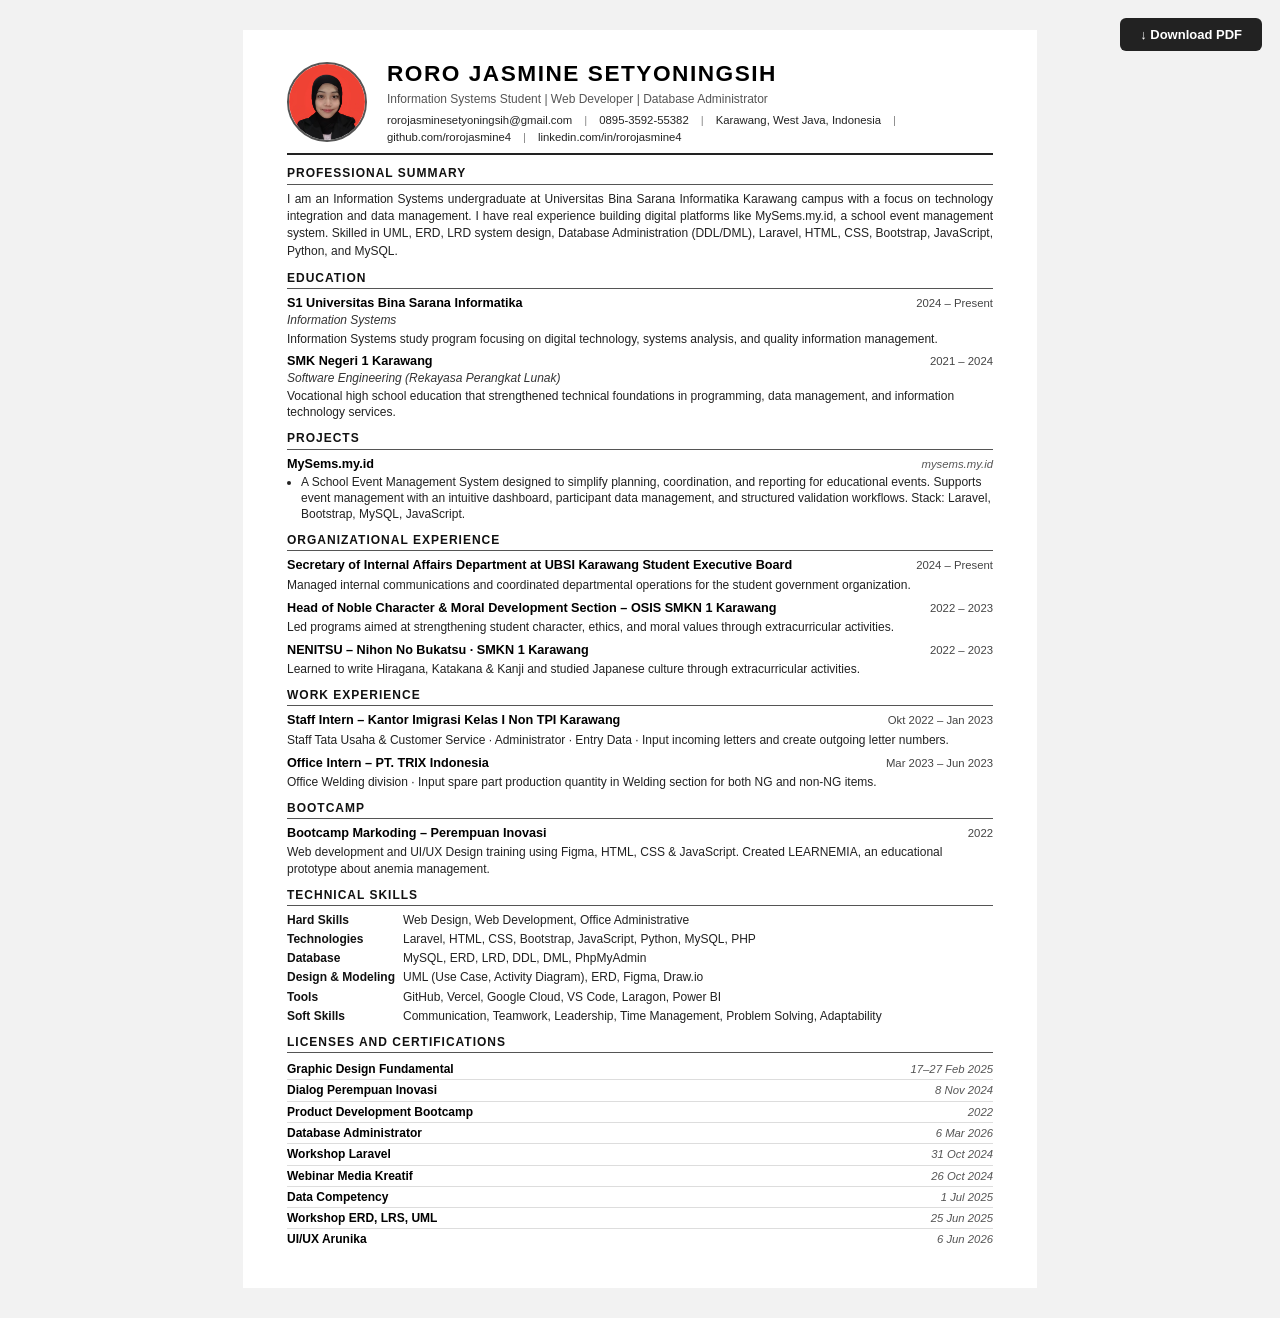
<file: format-cv.html>
<!DOCTYPE html>
<html lang="en">
<head>
    <meta charset="UTF-8">
    <meta name="viewport" content="width=device-width, initial-scale=1.0">
    <title>CV - Roro Jasmine Setyoningsih</title>
    <style>
        * { margin: 0; padding: 0; box-sizing: border-box; }

        body {
            font-family: Arial, 'Helvetica Neue', Helvetica, sans-serif;
            background: #f2f2f2;
            color: #111;
            font-size: 9.5pt;
            line-height: 1.35;
        }

        .print-btn {
            position: fixed;
            top: 18px;
            right: 18px;
            background: #222;
            color: #fff;
            border: none;
            border-radius: 6px;
            padding: 9px 20px;
            font-size: 13px;
            font-weight: 700;
            cursor: pointer;
            z-index: 999;
            font-family: Arial, sans-serif;
        }
        .print-btn:hover { background: #444; }

        .page {
            max-width: 794px;
            margin: 30px auto;
            background: #fff;
            padding: 28px 44px 28px 44px;
        }

        /* HEADER */
        .cv-header {
            display: flex;
            align-items: center;
            gap: 20px;
            margin-bottom: 10px;
            padding-bottom: 8px;
            border-bottom: 2px solid #222;
        }
        .cv-header-photo {
            width: 80px;
            height: 80px;
            border-radius: 50%;
            object-fit: cover;
            object-position: center top;
            border: 2px solid #555;
            flex-shrink: 0;
        }
        .cv-header-info {
            flex: 1;
        }
        .cv-name {
            font-size: 17pt;
            font-weight: 700;
            letter-spacing: 1.5px;
            text-transform: uppercase;
            color: #000;
        }
        .cv-role {
            font-size: 9pt;
            font-weight: 400;
            color: #555;
            margin: 2px 0 6px;
        }
        .cv-contacts {
            font-size: 8.5pt;
            color: #222;
            display: flex;
            flex-wrap: wrap;
            justify-content: flex-start;
            gap: 2px 12px;
        }
        .cv-contacts span { white-space: nowrap; }
        .cv-contacts .sep { color: #888; }

        /* SECTION */
        .cv-section { margin-bottom: 10px; }
        .cv-section-title {
            font-size: 9pt;
            font-weight: 700;
            text-transform: uppercase;
            letter-spacing: 1px;
            color: #111;
            border-bottom: 1px solid #555;
            padding-bottom: 2px;
            margin-bottom: 6px;
        }

        /* SUMMARY */
        .cv-summary {
            font-size: 9pt;
            color: #222;
            text-align: justify;
            line-height: 1.45;
        }

        /* EDUCATION */
        .cv-edu-entry { margin-bottom: 6px; }
        .cv-edu-entry:last-child { margin-bottom: 0; }
        .cv-edu-head {
            display: flex;
            justify-content: space-between;
            align-items: baseline;
            gap: 8px;
        }
        .cv-edu-school { font-size: 9.5pt; font-weight: 700; color: #000; }
        .cv-edu-period { font-size: 8.5pt; color: #444; white-space: nowrap; }
        .cv-edu-major { font-size: 9pt; color: #333; font-style: italic; }
        .cv-edu-desc { font-size: 9pt; color: #222; margin-top: 2px; }

        /* ORGANIZATION */
        .cv-org-entry { margin-bottom: 7px; }
        .cv-org-entry:last-child { margin-bottom: 0; }
        .cv-org-head {
            display: flex;
            justify-content: space-between;
            align-items: baseline;
            gap: 8px;
        }
        .cv-org-title { font-size: 9.5pt; font-weight: 700; color: #000; }
        .cv-org-period { font-size: 8.5pt; color: #444; white-space: nowrap; flex-shrink: 0; }
        .cv-org-desc { font-size: 9pt; color: #222; margin-top: 2px; }

        /* PROJECTS */
        .cv-proj-entry { margin-bottom: 5px; }
        .cv-proj-entry:last-child { margin-bottom: 0; }
        .cv-proj-head {
            display: flex;
            justify-content: space-between;
            align-items: baseline;
            gap: 8px;
        }
        .cv-proj-name { font-size: 9.5pt; font-weight: 700; color: #000; }
        .cv-proj-url { font-size: 8.5pt; color: #555; font-style: italic; white-space: nowrap; }
        .cv-proj-desc { font-size: 9pt; color: #222; padding-left: 14px; margin-top: 1px; }
        .cv-proj-desc li { margin-bottom: 1px; }

        /* SKILLS */
        .cv-skills-row {
            font-size: 9pt;
            color: #222;
            margin-bottom: 3px;
            display: flex;
            gap: 6px;
        }
        .cv-skills-label { font-weight: 700; color: #111; white-space: nowrap; min-width: 110px; }
        .cv-skills-value { color: #222; }

        /* CERTIFICATES */
        .cv-cert-entry {
            display: flex;
            justify-content: space-between;
            align-items: baseline;
            gap: 8px;
            font-size: 9pt;
            padding: 2px 0;
            border-bottom: 1px solid #ddd;
        }
        .cv-cert-entry:last-child { border-bottom: none; }
        .cv-cert-name { font-weight: 600; color: #000; }
        .cv-cert-date { color: #555; font-style: italic; font-size: 8.5pt; white-space: nowrap; flex-shrink: 0; }

        /* PRINT */
        @media print {
            body { background: #fff; font-size: 9pt; }
            .page { margin: 0; padding: 18px 36px; max-width: 100%; box-shadow: none; }
            .print-btn { display: none; }
            @page { size: A4; margin: 0; }
        }
    </style>
</head>
<body>

<button class="print-btn" onclick="window.print()">&#8595; Download PDF</button>

<div class="page">

    <!-- HEADER -->
    <div class="cv-header">
        <img src="assets/roro.jpeg" alt="Roro Jasmine Setyoningsih" class="cv-header-photo" />
        <div class="cv-header-info">
            <div class="cv-name">Roro Jasmine Setyoningsih</div>
            <div class="cv-role" id="cv-role">Information Systems Student | Web Developer | Database Administrator</div>
            <div class="cv-contacts">
                <span>rorojasminesetyoningsih@gmail.com</span>
                <span class="sep">|</span>
                <span>0895-3592-55382</span>
                <span class="sep">|</span>
                <span id="cv-location">Karawang, West Java, Indonesia</span>
                <span class="sep">|</span>
                <span>github.com/rorojasmine4</span>
                <span class="sep">|</span>
                <span>linkedin.com/in/rorojasmine4</span>
            </div>
        </div>
    </div>

    <!-- 1. PROFESSIONAL SUMMARY -->
    <div class="cv-section">
        <div class="cv-section-title" id="cv-summary-title">Professional Summary</div>
        <p class="cv-summary" id="cv-summary-desc"></p>
    </div>

    <!-- 2. EDUCATION -->
    <div class="cv-section">
        <div class="cv-section-title" id="cv-edu-title">Education</div>

        <div class="cv-edu-entry">
            <div class="cv-edu-head">
                <span class="cv-edu-school">S1 Universitas Bina Sarana Informatika</span>
                <span class="cv-edu-period">2024 – <span id="cv-present-1"></span></span>
            </div>
            <div class="cv-edu-major" id="cv-edu-2-major">Information Systems</div>
            <div class="cv-edu-desc" id="cv-edu-2-desc"></div>
        </div>

        <div class="cv-edu-entry">
            <div class="cv-edu-head">
                <span class="cv-edu-school">SMK Negeri 1 Karawang</span>
                <span class="cv-edu-period">2021 – 2024</span>
            </div>
            <div class="cv-edu-major" id="cv-edu-1-major">Vocational High School</div>
            <div class="cv-edu-desc" id="cv-edu-1-desc"></div>
        </div>
    </div>

    <!-- 3. PROJECTS -->
    <div class="cv-section">
        <div class="cv-section-title" id="cv-proj-title">Projects</div>

        <div class="cv-proj-entry">
            <div class="cv-proj-head">
                <span class="cv-proj-name">MySems.my.id</span>
                <span class="cv-proj-url">mysems.my.id</span>
            </div>
            <ul class="cv-proj-desc"><li id="cv-proj-desc"></li></ul>
        </div>
    </div>

    <!-- 4. ORGANIZATIONAL EXPERIENCE -->
    <div class="cv-section">
        <div class="cv-section-title" id="cv-org-title">Organizational Experience</div>

        <div class="cv-org-entry">
            <div class="cv-org-head">
                <span class="cv-org-title" id="cv-org-2-role"></span>
                <span class="cv-org-period">2024 – <span id="cv-present-2"></span></span>
            </div>
            <div class="cv-org-desc" id="cv-org-2-desc"></div>
        </div>

        <div class="cv-org-entry">
            <div class="cv-org-head">
                <span class="cv-org-title" id="cv-org-1-role"></span>
                <span class="cv-org-period">2022 – 2023</span>
            </div>
            <div class="cv-org-desc" id="cv-org-1-desc"></div>
        </div>

        <div class="cv-org-entry">
            <div class="cv-org-head">
                <span class="cv-org-title">NENITSU – Nihon No Bukatsu · SMKN 1 Karawang</span>
                <span class="cv-org-period">2022 – 2023</span>
            </div>
            <div class="cv-org-desc" id="cv-org-3-desc-org"></div>
        </div>
    </div>

    <!-- 5. WORK EXPERIENCE -->
    <div class="cv-section">
        <div class="cv-section-title" id="cv-exp-title">Work Experience</div>

        <div class="cv-org-entry">
            <div class="cv-org-head">
                <span class="cv-org-title" id="cv-intern-1-role"></span>
                <span class="cv-org-period">Okt 2022 – Jan 2023</span>
            </div>
            <div class="cv-org-desc" id="cv-intern-1-desc"></div>
        </div>

        <div class="cv-org-entry">
            <div class="cv-org-head">
                <span class="cv-org-title" id="cv-intern-2-role"></span>
                <span class="cv-org-period">Mar 2023 – Jun 2023</span>
            </div>
            <div class="cv-org-desc" id="cv-intern-2-desc"></div>
        </div>

    </div>

    <!-- 6. BOOTCAMP -->
    <div class="cv-section">
        <div class="cv-section-title" id="cv-bootcamp-title">Bootcamp</div>

        <div class="cv-org-entry">
            <div class="cv-org-head">
                <span class="cv-org-title" id="cv-bootcamp-1-role"></span>
                <span class="cv-org-period" id="cv-bootcamp-1-date"></span>
            </div>
            <div class="cv-org-desc" id="cv-bootcamp-1-desc"></div>
        </div>
    </div>

    <!-- 7. TECHNICAL SKILLS -->
    <div class="cv-section">
        <div class="cv-section-title" id="cv-skills-title">Technical Skills</div>
        <div class="cv-skills-row">
            <span class="cv-skills-label" id="cv-hard-label">Hard Skills</span>
            <span class="cv-skills-value">Web Design, Web Development, Office Administrative</span>
        </div>
        <div class="cv-skills-row">
            <span class="cv-skills-label" id="cv-tech-label">Technologies</span>
            <span class="cv-skills-value">Laravel, HTML, CSS, Bootstrap, JavaScript, Python, MySQL, PHP</span>
        </div>
        <div class="cv-skills-row">
            <span class="cv-skills-label" id="cv-db-label">Database</span>
            <span class="cv-skills-value">MySQL, ERD, LRD, DDL, DML, PhpMyAdmin</span>
        </div>
        <div class="cv-skills-row">
            <span class="cv-skills-label" id="cv-design-label">Design & Modeling</span>
            <span class="cv-skills-value">UML (Use Case, Activity Diagram), ERD, Figma, Draw.io</span>
        </div>
        <div class="cv-skills-row">
            <span class="cv-skills-label" id="cv-tools-label">Tools</span>
            <span class="cv-skills-value">GitHub, Vercel, Google Cloud, VS Code, Laragon, Power BI</span>
        </div>
        <div class="cv-skills-row">
            <span class="cv-skills-label" id="cv-soft-label">Soft Skills</span>
            <span class="cv-skills-value" id="cv-soft-value"></span>
        </div>
    </div>

    <!-- 6. CERTIFICATIONS -->
    <div class="cv-section">
        <div class="cv-section-title" id="cv-cert-title">Licenses and Certifications</div>

        <div class="cv-cert-entry">
            <span class="cv-cert-name">Graphic Design Fundamental</span>
            <span class="cv-cert-date">17–27 Feb 2025</span>
        </div>
        <div class="cv-cert-entry">
            <span class="cv-cert-name" id="cv-cert-2-name">Dialog Perempuan Inovasi</span>
            <span class="cv-cert-date">8 <span id="cv-nov"></span> 2024</span>
        </div>
        <div class="cv-cert-entry">
            <span class="cv-cert-name">Product Development Bootcamp</span>
            <span class="cv-cert-date">2022</span>
        </div>
        <div class="cv-cert-entry">
            <span class="cv-cert-name" id="cv-cert-4-name">Database Administrator</span>
            <span class="cv-cert-date">6 <span id="cv-mar"></span> 2026</span>
        </div>
        <div class="cv-cert-entry">
            <span class="cv-cert-name">Workshop Laravel</span>
            <span class="cv-cert-date">31 <span id="cv-oct"></span> 2024</span>
        </div>
        <div class="cv-cert-entry">
            <span class="cv-cert-name" id="cv-cert-6-name">Webinar Media Kreatif</span>
            <span class="cv-cert-date">26 <span id="cv-oct2"></span> 2024</span>
        </div>
        <div class="cv-cert-entry">
            <span class="cv-cert-name">Data Competency</span>
            <span class="cv-cert-date">1 <span id="cv-jul"></span> 2025</span>
        </div>
        <div class="cv-cert-entry">
            <span class="cv-cert-name">Workshop ERD, LRS, UML</span>
            <span class="cv-cert-date">25 <span id="cv-jun"></span> 2025</span>
        </div>
        <div class="cv-cert-entry">
            <span class="cv-cert-name">UI/UX Arunika</span>
            <span class="cv-cert-date">6 <span id="cv-jun2"></span> 2026</span>
        </div>
    </div>

</div><!-- end .page -->

<script>
const translations = {
    en: {
        role: "Information Systems Student | Web Developer | Database Administrator",
        location: "Karawang, West Java, Indonesia",
        summaryTitle: "Professional Summary",
        summaryDesc: "I am an Information Systems undergraduate at Universitas Bina Sarana Informatika Karawang campus with a focus on technology integration and data management. I have real experience building digital platforms like MySems.my.id, a school event management system. Skilled in UML, ERD, LRD system design, Database Administration (DDL/DML), Laravel, HTML, CSS, Bootstrap, JavaScript, Python, and MySQL.",
        eduTitle: "Education",
        edu2Major: "Information Systems",
        edu2Desc: "Information Systems study program focusing on digital technology, systems analysis, and quality information management.",
        edu1Major: "Software Engineering (Rekayasa Perangkat Lunak)",
        edu1Desc: "Vocational high school education that strengthened technical foundations in programming, data management, and information technology services.",
        present: "Present",
        projTitle: "Projects",
        projDesc: "A School Event Management System designed to simplify planning, coordination, and reporting for educational events. Supports event management with an intuitive dashboard, participant data management, and structured validation workflows. Stack: Laravel, Bootstrap, MySQL, JavaScript.",
        orgTitle: "Organizational Experience",
        org2Role: "Secretary of Internal Affairs Department at UBSI Karawang Student Executive Board",
        org2Desc: "Managed internal communications and coordinated departmental operations for the student government organization.",
        org1Role: "Head of Noble Character & Moral Development Section – OSIS SMKN 1 Karawang",
        org1Desc: "Led programs aimed at strengthening student character, ethics, and moral values through extracurricular activities.",
        org3DescOrg: "Learned to write Hiragana, Katakana & Kanji and studied Japanese culture through extracurricular activities.",
        expTitle: "Work Experience",
        intern1Role: "Staff Intern – Kantor Imigrasi Kelas I Non TPI Karawang",
        intern1Desc: "Staff Tata Usaha & Customer Service · Administrator · Entry Data · Input incoming letters and create outgoing letter numbers.",
        intern2Role: "Office Intern – PT. TRIX Indonesia",
        intern2Desc: "Office Welding division · Input spare part production quantity in Welding section for both NG and non-NG items.",
        org3Role: "NENITSU – Nihon No Bukatsu (Japanese Club) · SMKN 1 Karawang",
        org3Desc: "Learned to write Hiragana, Katakana & Kanji and studied Japanese culture.",
        bootcampTitle: "Bootcamp",
        bootcamp1Role: "Bootcamp Markoding – Perempuan Inovasi",
        bootcamp1Date: "2022",
        bootcamp1Desc: "Web development and UI/UX Design training using Figma, HTML, CSS & JavaScript. Created LEARNEMIA, an educational prototype about anemia management.",
        skillsTitle: "Technical Skills",
        hardLabel: "Hard Skills",
        techLabel: "Technologies",
        dbLabel: "Database",
        designLabel: "Design & Modeling",
        toolsLabel: "Tools",
        softLabel: "Soft Skills",
        softValue: "Communication, Teamwork, Leadership, Time Management, Problem Solving, Adaptability",
        certTitle: "Licenses and Certifications",
        nov: "Nov", mar: "Mar", oct: "Oct", jul: "Jul", jun: "Jun"
    },
    id: {
        role: "Mahasiswi Sistem Informasi | Web Developer | Database Administrator",
        location: "Karawang, Jawa Barat, Indonesia",
        summaryTitle: "Tentang Saya",
        summaryDesc: "Saya adalah mahasiswi S1 Sistem Informasi di Universitas Bina Sarana Informatika Kampus Karawang dengan fokus pada integrasi teknologi dan manajemen data. Saya memiliki pengalaman nyata dalam membangun platform digital seperti MySems.my.id, sebuah sistem manajemen acara sekolah. Mahir dalam perancangan diagram UML, ERD, LRD, Administrasi Basis Data (DDL/DML), Laravel, HTML, CSS, Bootstrap, JavaScript, Python, dan MySQL.",
        eduTitle: "Pendidikan",
        edu2Major: "Sistem Informasi",
        edu2Desc: "Program studi Sistem Informasi yang berfokus pada teknologi digital, analisis sistem, dan manajemen informasi berkualitas.",
        edu1Major: "Rekayasa Perangkat Lunak",
        edu1Desc: "Pendidikan menengah kejuruan yang memperkuat dasar teknis dalam pemrograman, manajemen data, dan layanan teknologi informasi.",
        present: "Sekarang",
        projTitle: "Proyek",
        projDesc: "School Event Management System yang dirancang untuk memudahkan perencanaan, koordinasi, dan pelaporan acara pendidikan. Mendukung pengelolaan kegiatan dengan dashboard intuitif, data manajemen peserta, dan proses validasi yang terstruktur. Stack: Laravel, Bootstrap, MySQL, JavaScript.",
        orgTitle: "Pengalaman Organisasi",
        org2Role: "Sekretaris Departemen Dalam Negeri BEM UBSI Karawang",
        org2Desc: "Mengelola komunikasi internal dan koordinasi operasional departemen untuk organisasi mahasiswa.",
        org1Role: "Ketua Seksi Pembinaan Budi Pekerti Luhur & Akhlak Mulia – OSIS SMKN 1 Karawang",
        org1Desc: "Memimpin program yang memperkuat karakter, etika, dan nilai moral melalui kegiatan ekstrakurikuler.",
        org3DescOrg: "Belajar menulis Hiragana, Katakana & Kanji serta mempelajari kebudayaan Jepang melalui kegiatan ekstrakurikuler.",
        expTitle: "Pengalaman Kerja",
        intern1Role: "Staff Magang – Kantor Imigrasi Kelas I Non TPI Karawang",
        intern1Desc: "Staff Tata Usaha & Customer Service · Administrator · Entry Data · Menginput surat masuk serta membuat nomor surat keluar.",
        intern2Role: "Office Intern – PT. TRIX Indonesia",
        intern2Desc: "Bagian Office Welding · Menginput jumlah produksi sparepart di bagian Welding baik barang NG maupun tidak.",
        org3Role: "NENITSU – Nihon No Bukatsu (Ekskul Bahasa Jepang) · SMKN 1 Karawang",
        org3Desc: "Belajar menulis Hiragana, Katakana & Kanji serta mempelajari kebudayaan Jepang.",
        bootcampTitle: "Bootcamp",
        bootcamp1Role: "Bootcamp Markoding – Perempuan Inovasi",
        bootcamp1Date: "2022",
        bootcamp1Desc: "Pelatihan web development dan UI/UX Design menggunakan Figma, HTML, CSS & JavaScript. Membuat website LEARNEMIA yaitu prototype edukasi tentang penanganan anemia.",
        skillsTitle: "Keterampilan Teknis",
        hardLabel: "Hard Skills",
        techLabel: "Teknologi",
        dbLabel: "Basis Data",
        designLabel: "Desain & Pemodelan",
        toolsLabel: "Alat",
        softLabel: "Soft Skills",
        softValue: "Komunikasi, Kerja Tim, Kepemimpinan, Manajemen Waktu, Pemecahan Masalah, Adaptabilitas",
        certTitle: "Lisensi dan Sertifikasi",
        nov: "Nov", mar: "Mar", oct: "Okt", jul: "Jul", jun: "Juni"
    }
};

// Baca bahasa dari URL param (prioritas) lalu localStorage lalu browser
const storedLang = localStorage.getItem('portfolioLang');
const params = new URLSearchParams(window.location.search);
const paramLang = params.get('lang');
const lang = (paramLang === 'id' || paramLang === 'en')
    ? paramLang
    : (storedLang === 'id' || storedLang === 'en')
        ? storedLang
        : (navigator.language.startsWith('id') ? 'id' : 'en');

const t = translations[lang] || translations['en'];

document.documentElement.lang = lang;
document.title = lang === 'id'
    ? 'CV - Roro Jasmine Setyoningsih'
    : 'CV - Roro Jasmine Setyoningsih';

// Isi konten
document.getElementById('cv-role').textContent = t.role;
document.getElementById('cv-location').textContent = t.location;
document.getElementById('cv-summary-title').textContent = t.summaryTitle;
document.getElementById('cv-summary-desc').textContent = t.summaryDesc;
document.getElementById('cv-edu-title').textContent = t.eduTitle;
document.getElementById('cv-edu-2-major').textContent = t.edu2Major;
document.getElementById('cv-edu-2-desc').textContent = t.edu2Desc;
document.getElementById('cv-edu-1-major').textContent = t.edu1Major;
document.getElementById('cv-edu-1-desc').textContent = t.edu1Desc;
document.getElementById('cv-present-1').textContent = t.present;
document.getElementById('cv-proj-title').textContent = t.projTitle;
document.getElementById('cv-proj-desc').textContent = t.projDesc;
document.getElementById('cv-org-title').textContent = t.orgTitle;
document.getElementById('cv-org-2-role').textContent = t.org2Role;
document.getElementById('cv-org-2-desc').textContent = t.org2Desc;
document.getElementById('cv-org-1-role').textContent = t.org1Role;
document.getElementById('cv-org-1-desc').textContent = t.org1Desc;
document.getElementById('cv-present-2').textContent = t.present;
document.getElementById('cv-org-3-desc-org').textContent = t.org3DescOrg;
document.getElementById('cv-exp-title').textContent = t.expTitle;
document.getElementById('cv-intern-1-role').textContent = t.intern1Role;
document.getElementById('cv-intern-1-desc').textContent = t.intern1Desc;
document.getElementById('cv-intern-2-role').textContent = t.intern2Role;
document.getElementById('cv-intern-2-desc').textContent = t.intern2Desc;
document.getElementById('cv-bootcamp-title').textContent = t.bootcampTitle;
document.getElementById('cv-bootcamp-1-role').textContent = t.bootcamp1Role;
document.getElementById('cv-bootcamp-1-date').textContent = t.bootcamp1Date;
document.getElementById('cv-bootcamp-1-desc').textContent = t.bootcamp1Desc;
document.getElementById('cv-skills-title').textContent = t.skillsTitle;
document.getElementById('cv-hard-label').textContent = t.hardLabel;
document.getElementById('cv-tech-label').textContent = t.techLabel;
document.getElementById('cv-db-label').textContent = t.dbLabel;
document.getElementById('cv-design-label').textContent = t.designLabel;
document.getElementById('cv-tools-label').textContent = t.toolsLabel;
document.getElementById('cv-soft-label').textContent = t.softLabel;
document.getElementById('cv-soft-value').textContent = t.softValue;
document.getElementById('cv-cert-title').textContent = t.certTitle;
document.getElementById('cv-nov').textContent = t.nov;
document.getElementById('cv-mar').textContent = t.mar;
document.getElementById('cv-oct').textContent = t.oct;
document.getElementById('cv-oct2').textContent = t.oct;
document.getElementById('cv-jul').textContent = t.jul;
document.getElementById('cv-jun').textContent = t.jun;
document.getElementById('cv-jun2').textContent = t.jun;
</script>
</body>
</html>
</file>
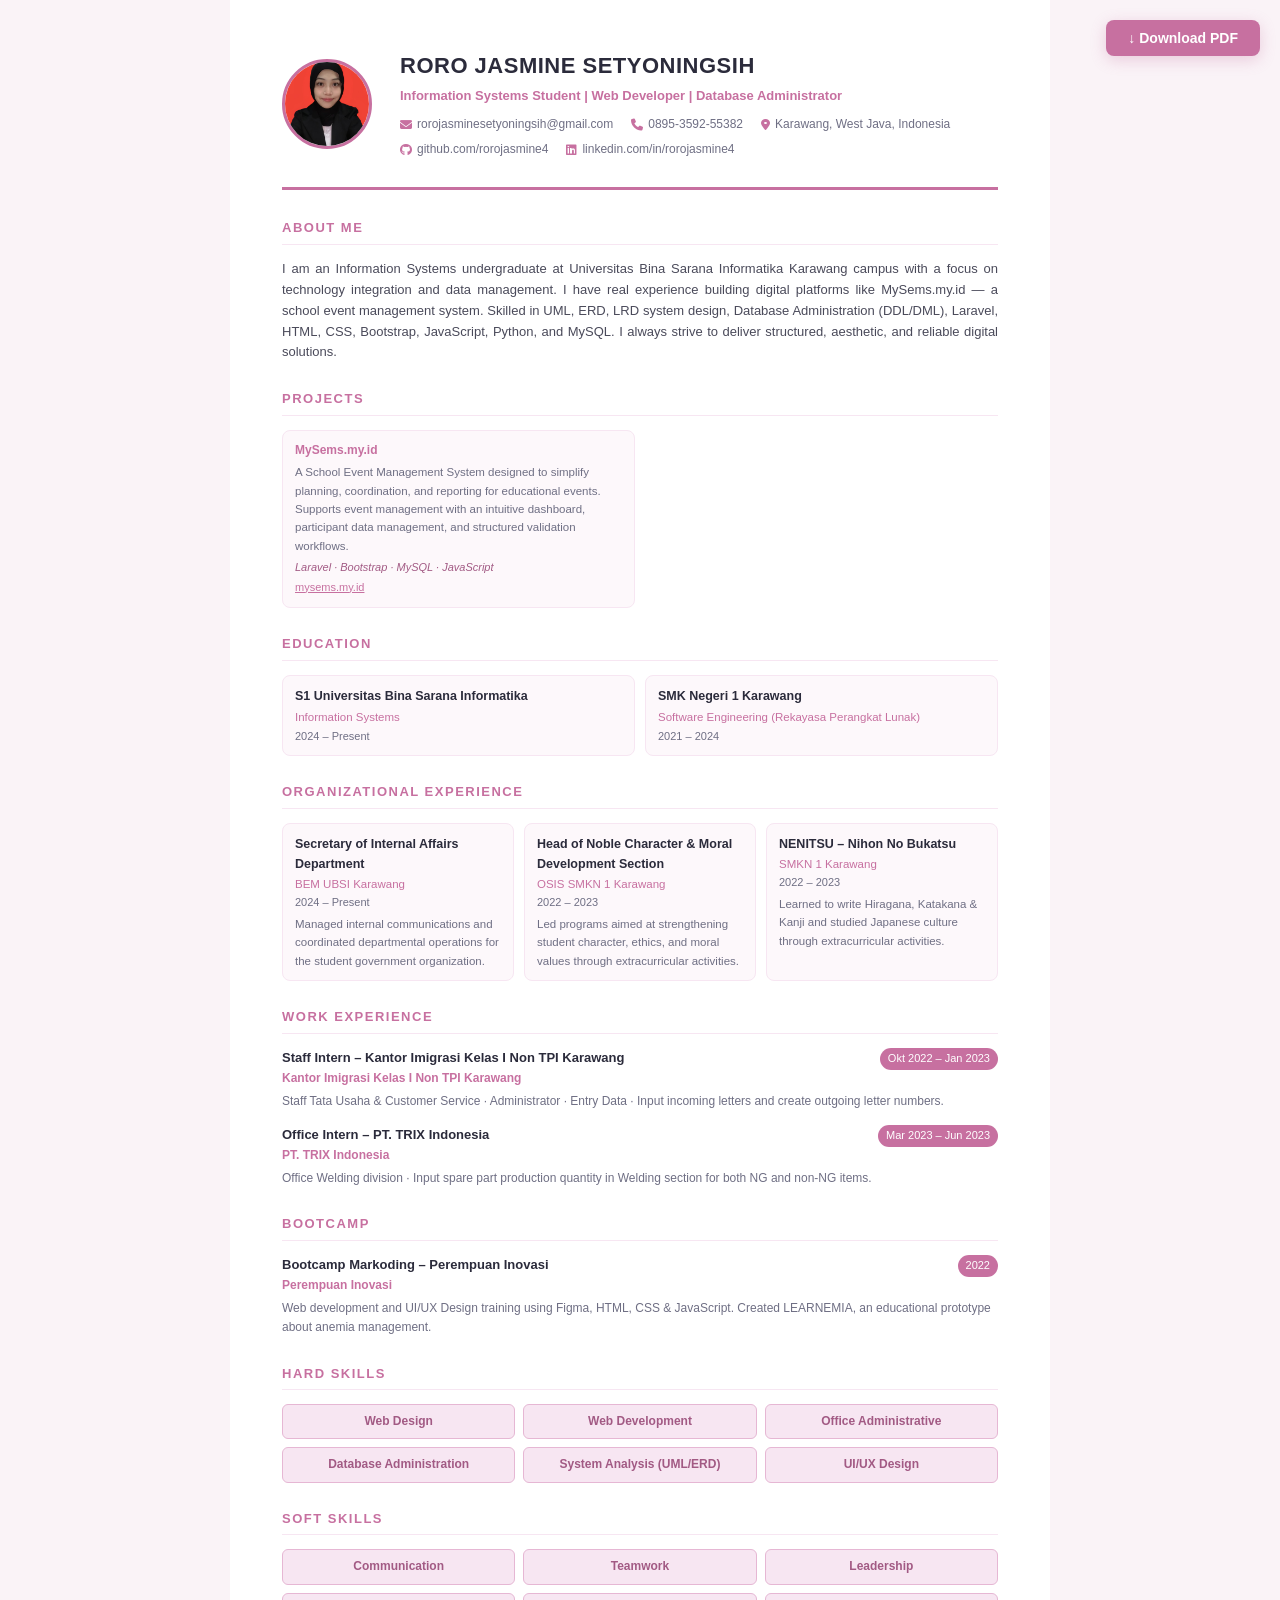
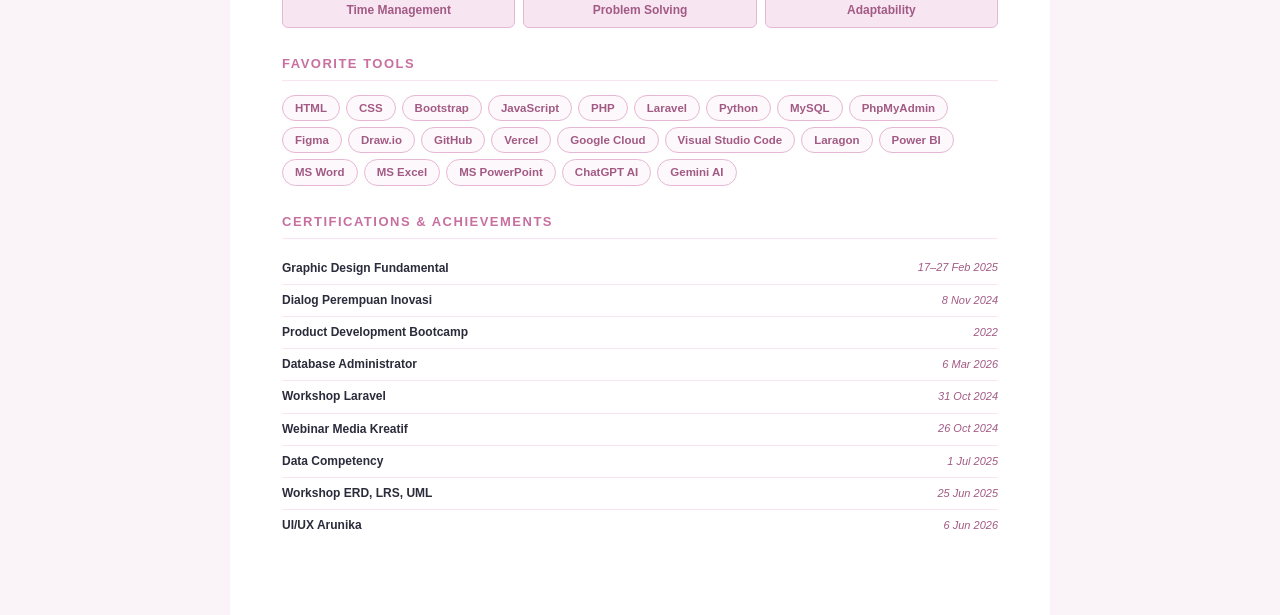
<file: format-porto.html>
<!DOCTYPE html>
<html lang="en">
<head>
    <meta charset="UTF-8">
    <meta name="viewport" content="width=device-width, initial-scale=1.0">
    <title>Portfolio – Roro Jasmine Setyoningsih</title>
    <link rel="stylesheet" href="https://cdnjs.cloudflare.com/ajax/libs/font-awesome/6.5.0/css/all.min.css">
    <style>
        * { margin: 0; padding: 0; box-sizing: border-box; }
        body {
            font-family: 'Segoe UI', Arial, sans-serif;
            background: #faf3f7;
            color: #2b2b3b;
            font-size: 13px;
            line-height: 1.6;
        }
        .page {
            max-width: 820px;
            margin: 0 auto;
            background: #fff;
            padding: 48px 52px;
        }

        /* HEADER */
        .header {
            display: flex;
            align-items: center;
            gap: 28px;
            padding-bottom: 28px;
            border-bottom: 3px solid #c770a0;
            margin-bottom: 28px;
        }
        .header-photo {
            width: 90px;
            height: 90px;
            border-radius: 50%;
            object-fit: cover;
            border: 3px solid #c770a0;
            flex-shrink: 0;
        }
        .header-info h1 {
            font-size: 22px;
            font-weight: 700;
            color: #2b2b3b;
            letter-spacing: 0.5px;
        }
        .header-info .role {
            font-size: 13px;
            color: #c770a0;
            font-weight: 600;
            margin: 3px 0 8px;
        }
        .header-contacts {
            display: flex;
            flex-wrap: wrap;
            gap: 6px 18px;
            font-size: 12px;
            color: #6f6f84;
        }
        .header-contacts span,
        .header-contacts a {
            display: inline-flex;
            align-items: center;
            gap: 5px;
        }
        .header-contacts a { color: #6f6f84; text-decoration: none; }
        .header-contacts i { color: #c770a0; font-size: 12px; }

        /* SECTION */
        .section { margin-bottom: 26px; }
        .section-title {
            font-size: 13px;
            font-weight: 700;
            text-transform: uppercase;
            letter-spacing: 1.5px;
            color: #c770a0;
            border-bottom: 1.5px solid #f7e6f2;
            padding-bottom: 5px;
            margin-bottom: 14px;
        }

        /* ABOUT */
        .about-text { color: #4a4a5a; text-align: justify; }

        /* ENTRY (ORG / EXP) */
        .entry { margin-bottom: 14px; }
        .entry-header {
            display: flex;
            justify-content: space-between;
            align-items: flex-start;
            gap: 8px;
        }
        .entry-title { font-weight: 700; font-size: 13px; color: #2b2b3b; }
        .entry-company { font-size: 12px; color: #c770a0; font-weight: 600; }
        .entry-period {
            font-size: 11px;
            color: #fff;
            background: #c770a0;
            padding: 2px 8px;
            border-radius: 20px;
            white-space: nowrap;
            flex-shrink: 0;
        }
        .entry-desc { font-size: 12px; color: #6f6f84; margin-top: 4px; }

        /* PROJECTS */
        .projects-grid {
            display: grid;
            grid-template-columns: 1fr 1fr;
            gap: 10px;
        }
        .project-item {
            border: 1px solid #f7e6f2;
            border-radius: 8px;
            padding: 10px 12px;
            background: #fdf8fb;
        }
        .project-name {
            font-weight: 700;
            font-size: 12px;
            color: #c770a0;
            margin-bottom: 3px;
        }
        .project-desc { font-size: 11.5px; color: #6f6f84; }
        .project-tech { font-size: 11px; color: #a25a84; margin-top: 4px; font-style: italic; }
        .project-link { font-size: 11px; color: #c770a0; }

        /* EDUCATION */
        .edu-grid {
            display: grid;
            grid-template-columns: 1fr 1fr;
            gap: 10px;
        }
        .edu-item {
            border: 1px solid #f7e6f2;
            border-radius: 8px;
            padding: 10px 12px;
            background: #fdf8fb;
        }
        .edu-school { font-weight: 700; font-size: 12.5px; color: #2b2b3b; }
        .edu-detail { font-size: 11.5px; color: #c770a0; margin-top: 2px; }
        .edu-year { font-size: 11px; color: #6f6f84; margin-top: 1px; }

        /* SKILLS */
        .skills-grid {
            display: grid;
            grid-template-columns: repeat(3, 1fr);
            gap: 8px;
        }
        .skill-item {
            background: #f7e6f2;
            border: 1px solid #e6b7d4;
            border-radius: 6px;
            padding: 7px 10px;
            font-size: 12px;
            color: #a25a84;
            font-weight: 600;
            text-align: center;
        }

        /* TOOLS */
        .tools-wrap {
            display: flex;
            flex-wrap: wrap;
            gap: 6px;
        }
        .tool-item {
            background: #fdf8fb;
            border: 1px solid #e6b7d4;
            border-radius: 20px;
            padding: 3px 12px;
            font-size: 11.5px;
            color: #a25a84;
            font-weight: 600;
        }

        /* CERTS */
        .cert-list { list-style: none; padding: 0; }
        .cert-list li {
            display: flex;
            justify-content: space-between;
            align-items: center;
            padding: 6px 0;
            border-bottom: 1px solid #f7e6f2;
            font-size: 12px;
        }
        .cert-list li:last-child { border-bottom: none; }
        .cert-name { color: #2b2b3b; font-weight: 600; }
        .cert-date { color: #a25a84; font-size: 11px; font-style: italic; }

        /* ORG GRID */
        .org-grid {
            display: grid;
            grid-template-columns: 1fr 1fr;
            gap: 10px;
        }
        .org-item {
            border: 1px solid #f7e6f2;
            border-radius: 8px;
            padding: 10px 12px;
            background: #fdf8fb;
        }
        .org-role { font-weight: 700; font-size: 12.5px; color: #2b2b3b; }
        .org-place { font-size: 11.5px; color: #c770a0; margin: 1px 0; }
        .org-year { font-size: 11px; color: #6f6f84; }
        .org-desc { font-size: 11.5px; color: #6f6f84; margin-top: 3px; }

        /* PRINT */
        @media print {
            body { background: #fff; }
            .page { padding: 20px 28px; box-shadow: none; }
            .print-btn { display: none; }
            @page { size: A4; margin: 0; }
        }

        /* PRINT BUTTON */
        .print-btn {
            position: fixed;
            top: 20px;
            right: 20px;
            background: #c770a0;
            color: #fff;
            border: none;
            border-radius: 8px;
            padding: 10px 22px;
            font-size: 14px;
            font-weight: 700;
            cursor: pointer;
            box-shadow: 0 4px 15px rgba(199,112,160,0.3);
            z-index: 999;
            font-family: 'Segoe UI', Arial, sans-serif;
        }
        .print-btn:hover { background: #a25a84; }
    </style>
</head>
<body>
<button class="print-btn" onclick="window.print()">&#8595; Download PDF</button>
<div class="page" id="porto-content">

    <!-- HEADER -->
    <div class="header">
        <img src="assets/roro.jpeg" alt="Roro Jasmine Setyoningsih" class="header-photo">
        <div class="header-info">
            <h1>RORO JASMINE SETYONINGSIH</h1>
            <p class="role" id="porto-role"></p>
            <div class="header-contacts">
                <span><i class="fa-solid fa-envelope"></i> rorojasminesetyoningsih@gmail.com</span>
                <span><i class="fa-solid fa-phone"></i> 0895-3592-55382</span>
                <span><i class="fa-solid fa-location-dot"></i> <span id="porto-location"></span></span>
                <a href="https://github.com/rorojasmine4" target="_blank"><i class="fa-brands fa-github"></i> github.com/rorojasmine4</a>
                <a href="https://www.linkedin.com/in/rorojasmine4" target="_blank"><i class="fa-brands fa-linkedin"></i> linkedin.com/in/rorojasmine4</a>
            </div>
        </div>
    </div>

    <!-- ABOUT -->
    <div class="section">
        <div class="section-title" id="porto-about-title"></div>
        <p class="about-text" id="porto-about-desc"></p>
    </div>

    <!-- PROJECTS -->
    <div class="section">
        <div class="section-title" id="porto-proj-title"></div>
        <div class="projects-grid">
            <div class="project-item">
                <div class="project-name">MySems.my.id</div>
                <p class="project-desc" id="porto-proj-1-desc"></p>
                <p class="project-tech">Laravel · Bootstrap · MySQL · JavaScript</p>
                <a class="project-link" href="https://mysems.my.id" target="_blank">mysems.my.id</a>
            </div>
        </div>
    </div>

    <!-- EDUCATION -->
    <div class="section">
        <div class="section-title" id="porto-edu-title"></div>
        <div class="edu-grid">
            <div class="edu-item">
                <div class="edu-school">S1 Universitas Bina Sarana Informatika</div>
                <div class="edu-detail" id="porto-edu-2-major"></div>
                <div class="edu-year">2024 – <span id="porto-present-1"></span></div>
            </div>
            <div class="edu-item">
                <div class="edu-school">SMK Negeri 1 Karawang</div>
                <div class="edu-detail" id="porto-edu-1-major"></div>
                <div class="edu-year">2021 – 2024</div>
            </div>
        </div>
    </div>

    <!-- ORGANIZATION -->
    <div class="section">
        <div class="section-title" id="porto-org-title"></div>
        <div class="org-grid" style="grid-template-columns: repeat(3, 1fr);">
            <div class="org-item">
                <div class="org-role" id="porto-org-2-role"></div>
                <div class="org-place">BEM UBSI Karawang</div>
                <div class="org-year">2024 – <span id="porto-present-2"></span></div>
                <div class="org-desc" id="porto-org-2-desc"></div>
            </div>
            <div class="org-item">
                <div class="org-role" id="porto-org-1-role"></div>
                <div class="org-place">OSIS SMKN 1 Karawang</div>
                <div class="org-year">2022 – 2023</div>
                <div class="org-desc" id="porto-org-1-desc"></div>
            </div>
            <div class="org-item">
                <div class="org-role">NENITSU – Nihon No Bukatsu</div>
                <div class="org-place">SMKN 1 Karawang</div>
                <div class="org-year">2022 – 2023</div>
                <div class="org-desc" id="porto-org-3-desc"></div>
            </div>
        </div>
    </div>

    <!-- WORK EXPERIENCE -->
    <div class="section">
        <div class="section-title" id="porto-exp-title"></div>
        <div class="entry">
            <div class="entry-header">
                <div>
                    <div class="entry-title" id="porto-intern-1-role"></div>
                    <div class="entry-company">Kantor Imigrasi Kelas I Non TPI Karawang</div>
                </div>
                <span class="entry-period">Okt 2022 – Jan 2023</span>
            </div>
            <p class="entry-desc" id="porto-intern-1-desc"></p>
        </div>
        <div class="entry">
            <div class="entry-header">
                <div>
                    <div class="entry-title" id="porto-intern-2-role"></div>
                    <div class="entry-company">PT. TRIX Indonesia</div>
                </div>
                <span class="entry-period">Mar 2023 – Jun 2023</span>
            </div>
            <p class="entry-desc" id="porto-intern-2-desc"></p>
        </div>
    </div>

    <!-- BOOTCAMP -->
    <div class="section">
        <div class="section-title" id="porto-bootcamp-title"></div>
        <div class="entry">
            <div class="entry-header">
                <div>
                    <div class="entry-title" id="porto-bootcamp-1-role"></div>
                    <div class="entry-company">Perempuan Inovasi</div>
                </div>
                <span class="entry-period" id="porto-bootcamp-1-date"></span>
            </div>
            <p class="entry-desc" id="porto-bootcamp-1-desc"></p>
        </div>
    </div>

    <!-- HARD SKILLS -->
    <div class="section">
        <div class="section-title" id="porto-hard-title"></div>
        <div class="skills-grid">
            <div class="skill-item">Web Design</div>
            <div class="skill-item">Web Development</div>
            <div class="skill-item">Office Administrative</div>
            <div class="skill-item">Database Administration</div>
            <div class="skill-item">System Analysis (UML/ERD)</div>
            <div class="skill-item">UI/UX Design</div>
        </div>
    </div>

    <!-- SOFT SKILLS -->
    <div class="section">
        <div class="section-title" id="porto-soft-title"></div>
        <div class="skills-grid">
            <div class="skill-item" id="porto-skill-s1"></div>
            <div class="skill-item" id="porto-skill-s2"></div>
            <div class="skill-item" id="porto-skill-s3"></div>
            <div class="skill-item" id="porto-skill-s4"></div>
            <div class="skill-item" id="porto-skill-s5"></div>
            <div class="skill-item" id="porto-skill-s6"></div>
        </div>
    </div>

    <!-- TOOLS -->
    <div class="section">
        <div class="section-title" id="porto-tools-title"></div>
        <div class="tools-wrap">
            <span class="tool-item">HTML</span>
            <span class="tool-item">CSS</span>
            <span class="tool-item">Bootstrap</span>
            <span class="tool-item">JavaScript</span>
            <span class="tool-item">PHP</span>
            <span class="tool-item">Laravel</span>
            <span class="tool-item">Python</span>
            <span class="tool-item">MySQL</span>
            <span class="tool-item">PhpMyAdmin</span>
            <span class="tool-item">Figma</span>
            <span class="tool-item">Draw.io</span>
            <span class="tool-item">GitHub</span>
            <span class="tool-item">Vercel</span>
            <span class="tool-item">Google Cloud</span>
            <span class="tool-item">Visual Studio Code</span>
            <span class="tool-item">Laragon</span>
            <span class="tool-item">Power BI</span>
            <span class="tool-item">MS Word</span>
            <span class="tool-item">MS Excel</span>
            <span class="tool-item">MS PowerPoint</span>
            <span class="tool-item">ChatGPT AI</span>
            <span class="tool-item">Gemini AI</span>
        </div>
    </div>

    <!-- CERTIFICATES -->
    <div class="section">
        <div class="section-title" id="porto-cert-title"></div>
        <ul class="cert-list">
            <li>
                <span class="cert-name">Graphic Design Fundamental</span>
                <span class="cert-date">17–27 Feb 2025</span>
            </li>
            <li>
                <span class="cert-name">Dialog Perempuan Inovasi</span>
                <span class="cert-date">8 <span id="porto-nov"></span> 2024</span>
            </li>
            <li>
                <span class="cert-name">Product Development Bootcamp</span>
                <span class="cert-date">2022</span>
            </li>
            <li>
                <span class="cert-name">Database Administrator</span>
                <span class="cert-date">6 <span id="porto-mar"></span> 2026</span>
            </li>
            <li>
                <span class="cert-name">Workshop Laravel</span>
                <span class="cert-date">31 <span id="porto-oct"></span> 2024</span>
            </li>
            <li>
                <span class="cert-name">Webinar Media Kreatif</span>
                <span class="cert-date">26 <span id="porto-oct2"></span> 2024</span>
            </li>
            <li>
                <span class="cert-name">Data Competency</span>
                <span class="cert-date">1 <span id="porto-jul"></span> 2025</span>
            </li>
            <li>
                <span class="cert-name">Workshop ERD, LRS, UML</span>
                <span class="cert-date">25 <span id="porto-jun"></span> 2025</span>
            </li>
            <li>
                <span class="cert-name">UI/UX Arunika</span>
                <span class="cert-date">6 <span id="porto-jun2"></span> 2026</span>
            </li>
        </ul>
    </div>

</div><!-- end .page -->

<script>
const translations = {
    en: {
        role: "Information Systems Student | Web Developer | Database Administrator",
        location: "Karawang, West Java, Indonesia",
        aboutTitle: "About Me",
        aboutDesc: "I am an Information Systems undergraduate at Universitas Bina Sarana Informatika Karawang campus with a focus on technology integration and data management. I have real experience building digital platforms like MySems.my.id — a school event management system. Skilled in UML, ERD, LRD system design, Database Administration (DDL/DML), Laravel, HTML, CSS, Bootstrap, JavaScript, Python, and MySQL. I always strive to deliver structured, aesthetic, and reliable digital solutions.",
        projTitle: "Projects",
        proj1Desc: "A School Event Management System designed to simplify planning, coordination, and reporting for educational events. Supports event management with an intuitive dashboard, participant data management, and structured validation workflows.",
        eduTitle: "Education",
        edu2Major: "Information Systems",
        edu1Major: "Software Engineering (Rekayasa Perangkat Lunak)",
        present: "Present",
        orgTitle: "Organizational Experience",
        org2Role: "Secretary of Internal Affairs Department",
        org2Desc: "Managed internal communications and coordinated departmental operations for the student government organization.",
        org1Role: "Head of Noble Character & Moral Development Section",
        org1Desc: "Led programs aimed at strengthening student character, ethics, and moral values through extracurricular activities.",
        org3Desc: "Learned to write Hiragana, Katakana & Kanji and studied Japanese culture through extracurricular activities.",
        expTitle: "Work Experience",
        intern1Role: "Staff Intern – Kantor Imigrasi Kelas I Non TPI Karawang",
        intern1Desc: "Staff Tata Usaha & Customer Service · Administrator · Entry Data · Input incoming letters and create outgoing letter numbers.",
        intern2Role: "Office Intern – PT. TRIX Indonesia",
        intern2Desc: "Office Welding division · Input spare part production quantity in Welding section for both NG and non-NG items.",
        bootcampTitle: "Bootcamp",
        bootcamp1Role: "Bootcamp Markoding – Perempuan Inovasi",
        bootcamp1Date: "2022",
        bootcamp1Desc: "Web development and UI/UX Design training using Figma, HTML, CSS & JavaScript. Created LEARNEMIA, an educational prototype about anemia management.",
        hardTitle: "Hard Skills",
        softTitle: "Soft Skills",
        skillS1: "Communication",
        skillS2: "Teamwork",
        skillS3: "Leadership",
        skillS4: "Time Management",
        skillS5: "Problem Solving",
        skillS6: "Adaptability",
        toolsTitle: "Favorite Tools",
        certTitle: "Certifications & Achievements",
        nov: "Nov", mar: "Mar", oct: "Oct", jul: "Jul", jun: "Jun"
    },
    id: {
        role: "Mahasiswi Sistem Informasi | Web Developer | Database Administrator",
        location: "Karawang, Jawa Barat, Indonesia",
        aboutTitle: "Tentang Saya",
        aboutDesc: "Saya adalah mahasiswi S1 Sistem Informasi di Universitas Bina Sarana Informatika Kampus Karawang dengan fokus pada integrasi teknologi dan manajemen data. Saya memiliki pengalaman nyata dalam membangun platform digital seperti MySems.my.id — sebuah sistem manajemen acara sekolah. Mahir dalam perancangan diagram UML, ERD, LRD, Administrasi Basis Data (DDL/DML), Laravel, HTML, CSS, Bootstrap, JavaScript, Python, dan MySQL. Saya selalu berusaha menghadirkan solusi digital yang terstruktur, estetis, dan dapat diandalkan.",
        projTitle: "Proyek",
        proj1Desc: "School Event Management System yang dirancang untuk memudahkan perencanaan, koordinasi, dan pelaporan acara pendidikan. Mendukung pengelolaan kegiatan dengan dashboard intuitif, data manajemen peserta, dan proses validasi acara yang terstruktur.",
        eduTitle: "Pendidikan",
        edu2Major: "Sistem Informasi",
        edu1Major: "Rekayasa Perangkat Lunak",
        present: "Sekarang",
        orgTitle: "Pengalaman Organisasi",
        org2Role: "Sekretaris Departemen Dalam Negeri",
        org2Desc: "Mengelola komunikasi internal dan koordinasi operasional departemen untuk organisasi mahasiswa.",
        org1Role: "Ketua Seksi Pembinaan Budi Pekerti Luhur & Akhlak Mulia",
        org1Desc: "Memimpin program yang memperkuat karakter, etika, dan nilai moral melalui kegiatan ekstrakurikuler.",
        org3Desc: "Belajar menulis Hiragana, Katakana & Kanji serta mempelajari kebudayaan Jepang melalui kegiatan ekstrakurikuler.",
        expTitle: "Pengalaman Kerja",
        intern1Role: "Staff Magang – Kantor Imigrasi Kelas I Non TPI Karawang",
        intern1Desc: "Staff Tata Usaha & Customer Service · Administrator · Entry Data · Menginput surat masuk serta membuat nomor surat keluar.",
        intern2Role: "Office Intern – PT. TRIX Indonesia",
        intern2Desc: "Bagian Office Welding · Menginput jumlah produksi sparepart di bagian Welding baik barang NG maupun tidak.",
        bootcampTitle: "Bootcamp",
        bootcamp1Role: "Bootcamp Markoding – Perempuan Inovasi",
        bootcamp1Date: "2022",
        bootcamp1Desc: "Pelatihan web development dan UI/UX Design menggunakan Figma, HTML, CSS & JavaScript. Membuat website LEARNEMIA yaitu prototype edukasi tentang penanganan anemia.",
        hardTitle: "Hard Skills",
        softTitle: "Soft Skills",
        skillS1: "Komunikasi",
        skillS2: "Kerja Tim",
        skillS3: "Kepemimpinan",
        skillS4: "Manajemen Waktu",
        skillS5: "Pemecahan Masalah",
        skillS6: "Adaptabilitas",
        toolsTitle: "Alat Favorit",
        certTitle: "Sertifikasi & Pencapaian",
        nov: "Nov", mar: "Mar", oct: "Okt", jul: "Jul", jun: "Juni"
    }
};

// Baca bahasa dari URL param (prioritas) lalu localStorage lalu browser
const params = new URLSearchParams(window.location.search);
const paramLang = params.get('lang');
const storedLang = localStorage.getItem('portfolioLang');
const lang = (paramLang === 'id' || paramLang === 'en')
    ? paramLang
    : (storedLang === 'id' || storedLang === 'en')
        ? storedLang
        : (navigator.language.startsWith('id') ? 'id' : 'en');

const t = translations[lang] || translations['en'];

document.documentElement.lang = lang;
document.title = lang === 'id'
    ? 'Portofolio – Roro Jasmine Setyoningsih'
    : 'Portfolio – Roro Jasmine Setyoningsih';

// Isi konten
document.getElementById('porto-role').textContent          = t.role;
document.getElementById('porto-location').textContent      = t.location;
document.getElementById('porto-about-title').textContent   = t.aboutTitle;
document.getElementById('porto-about-desc').textContent    = t.aboutDesc;
document.getElementById('porto-proj-title').textContent    = t.projTitle;
document.getElementById('porto-proj-1-desc').textContent   = t.proj1Desc;
document.getElementById('porto-edu-title').textContent     = t.eduTitle;
document.getElementById('porto-edu-2-major').textContent   = t.edu2Major;
document.getElementById('porto-edu-1-major').textContent   = t.edu1Major;
document.getElementById('porto-present-1').textContent     = t.present;
document.getElementById('porto-org-title').textContent     = t.orgTitle;
document.getElementById('porto-org-2-role').textContent    = t.org2Role;
document.getElementById('porto-org-2-desc').textContent    = t.org2Desc;
document.getElementById('porto-org-1-role').textContent    = t.org1Role;
document.getElementById('porto-org-1-desc').textContent    = t.org1Desc;
document.getElementById('porto-present-2').textContent     = t.present;
document.getElementById('porto-org-3-desc').textContent    = t.org3Desc;
document.getElementById('porto-exp-title').textContent     = t.expTitle;
document.getElementById('porto-intern-1-role').textContent = t.intern1Role;
document.getElementById('porto-intern-1-desc').textContent = t.intern1Desc;
document.getElementById('porto-intern-2-role').textContent = t.intern2Role;
document.getElementById('porto-intern-2-desc').textContent = t.intern2Desc;
document.getElementById('porto-bootcamp-title').textContent = t.bootcampTitle;
document.getElementById('porto-bootcamp-1-role').textContent = t.bootcamp1Role;
document.getElementById('porto-bootcamp-1-date').textContent = t.bootcamp1Date;
document.getElementById('porto-bootcamp-1-desc').textContent = t.bootcamp1Desc;
document.getElementById('porto-hard-title').textContent    = t.hardTitle;
document.getElementById('porto-soft-title').textContent    = t.softTitle;
document.getElementById('porto-skill-s1').textContent      = t.skillS1;
document.getElementById('porto-skill-s2').textContent      = t.skillS2;
document.getElementById('porto-skill-s3').textContent      = t.skillS3;
document.getElementById('porto-skill-s4').textContent      = t.skillS4;
document.getElementById('porto-skill-s5').textContent      = t.skillS5;
document.getElementById('porto-skill-s6').textContent      = t.skillS6;
document.getElementById('porto-tools-title').textContent   = t.toolsTitle;
document.getElementById('porto-cert-title').textContent    = t.certTitle;
document.getElementById('porto-nov').textContent           = t.nov;
document.getElementById('porto-mar').textContent           = t.mar;
document.getElementById('porto-oct').textContent           = t.oct;
document.getElementById('porto-oct2').textContent          = t.oct;
document.getElementById('porto-jul').textContent           = t.jul;
document.getElementById('porto-jun').textContent           = t.jun;
document.getElementById('porto-jun2').textContent          = t.jun;
</script>
</body>
</html>
</file>
